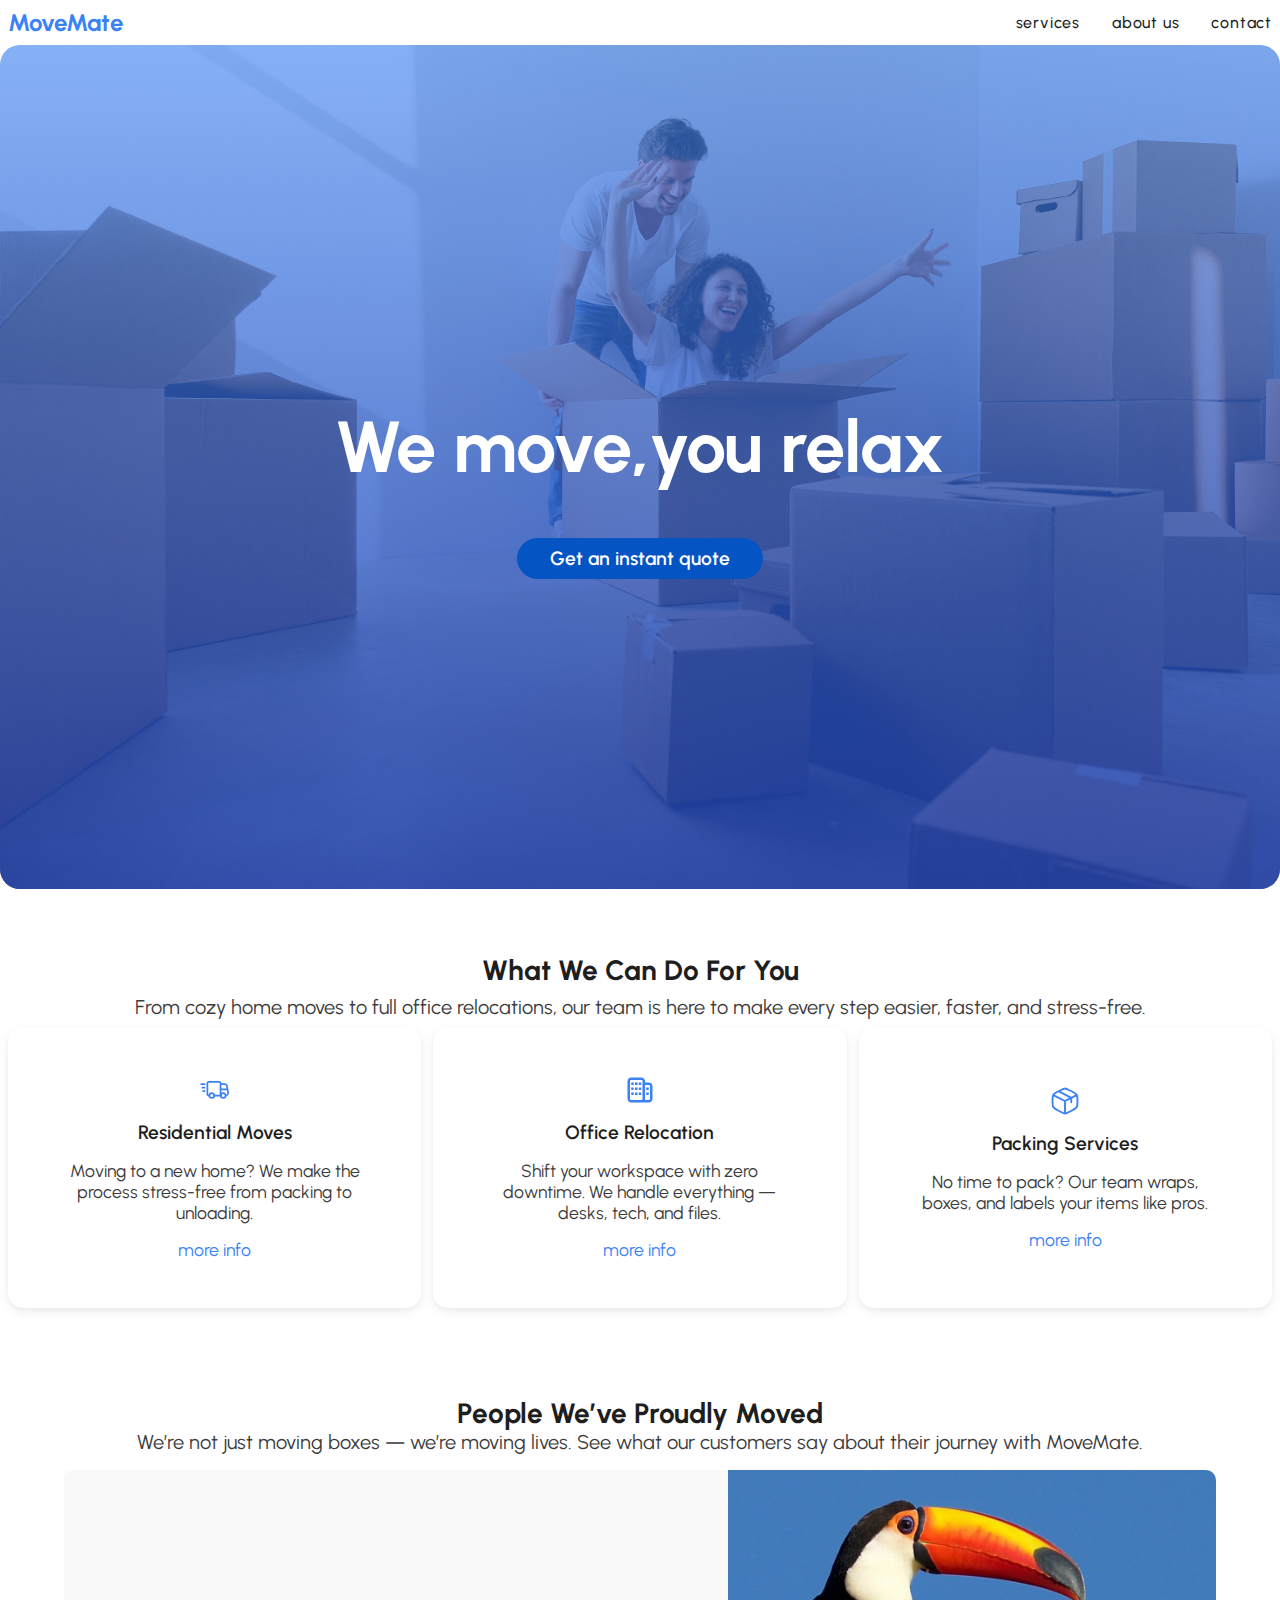
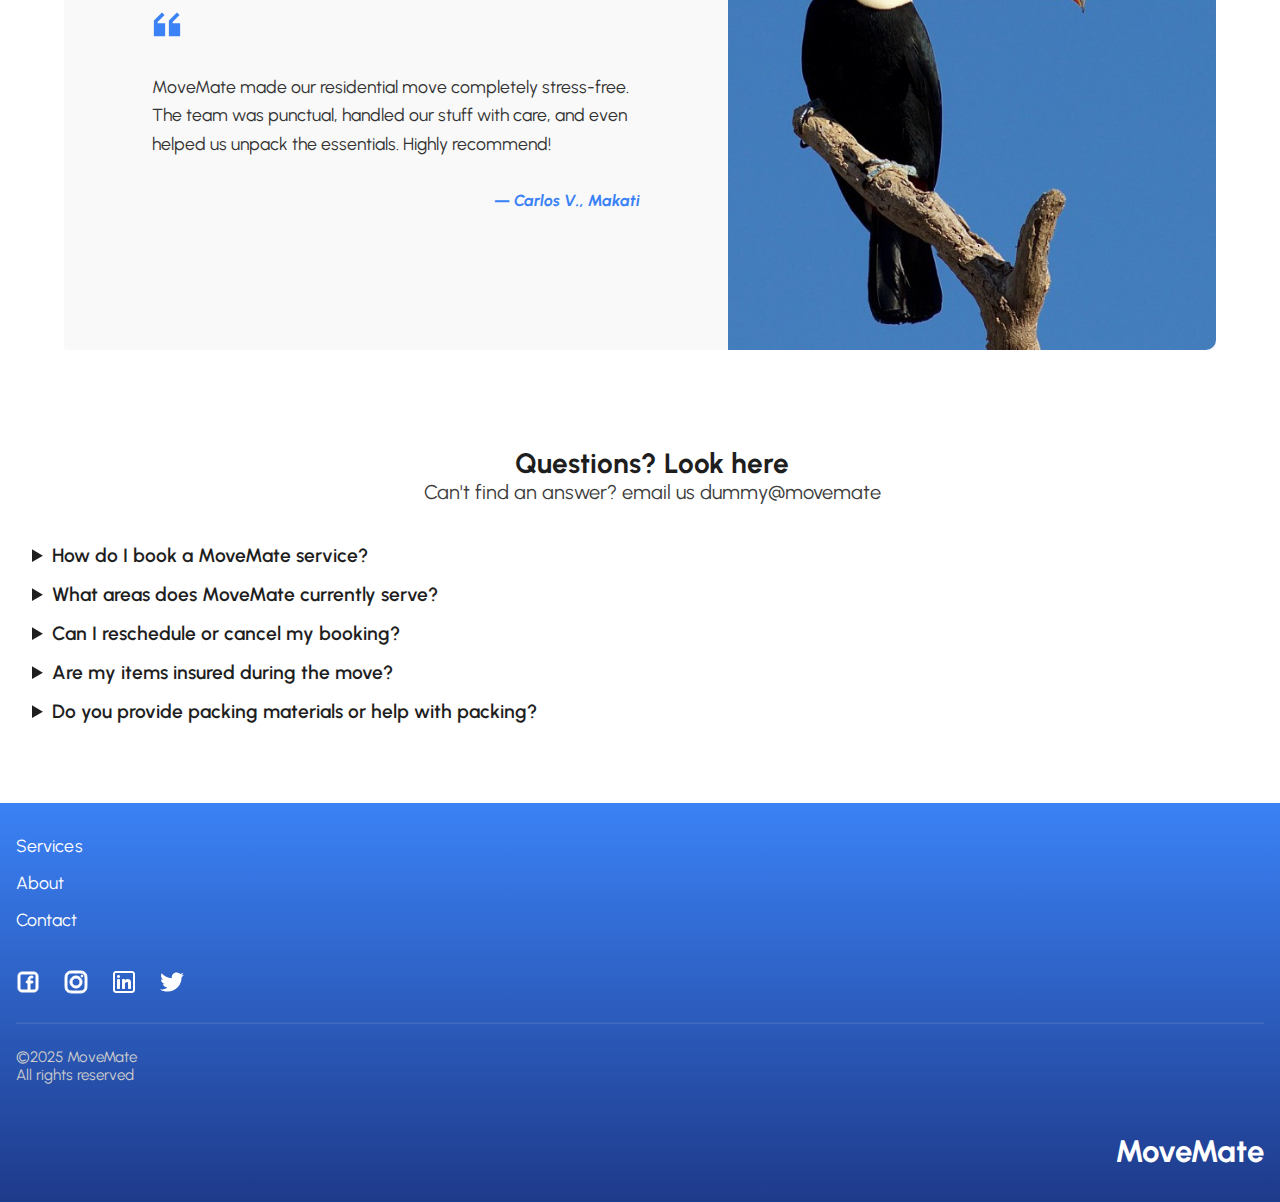
<file: index.html>
<!Doctype html>



<html>
    <head>
        <meta charset="utf-8"/>
        <meta name="viewport" content="width=device-width,initial-scale=1.0"/>
        <link rel="stylesheet" href="Styles/globalComponents.css"/>
        <link rel="stylesheet" href="Styles/globalStyles.css">
        <link rel="stylesheet" href="Styles/globalTypo.css">
        <link rel="stylesheet" href="Styles/homeStyle.css">
        <link rel="stylesheet" href="Styles/modalComponentStyle.css">
        <link href="https://fonts.googleapis.com/css2?family=Urbanist:wght@400;600;700&display=swap" rel="stylesheet">
       
    </head>

    <body>


        <div class="modal__mainWrapper hide">
            <div class="modal__contentWrapper">
                <div class="modal__contentWrapper__header">
                    <img src="Icons/wrong-cancel-close-svgrepo-com.svg" alt="" class="modal__contentWrapper__header__close">
                </div>

                <div class="modal__contentWrapper__contents">
                    <h2 class="globalTypo__quote__title">Get your free quote</h2>
                    <div class="modal__contentWrapper__content__contactWrapper">
                            <input type="text" placeholder="Full Name" class="modal__textinput">
                            <input type="email" placeholder="Email Address" class="modal__textinput">
                            <input type="tel" placeholder="Phone Number" class="modal__textinput">
                    </div>

                    <div class="modal__contentWraper__content__moveDetail">
                        <input type="text" placeholder="Moving From (City or Address)" class="modal__textinput">
                        <input type="text" placeholder="Moving To (City or Address)" class="modal__textinput">
                        
                        <input type="date" class="modal__datepicker">
                        
                        <select class="modal__selectInput">
                            <option value="">Type of Move</option>
                            <option value="residential">Residential</option>
                            <option value="office">Office</option>
                            <option value="long-distance">Long Distance</option>
                        </select>
                    </div>




                     <div class="modal__contentWraper__content__additionalService">
                        <p class="globalTypo__quote__title__tertiary">Additional Services</p>
                        <div class="grid grid-cols-2 gap-2 text-sm">
                        <label class="flex items-center gap-2">
                            <input type="checkbox" class="accent-brand"> Packing
                        </label>
                        <label class="flex items-center gap-2">
                            <input type="checkbox" class="accent-brand"> Unpacking
                        </label>
                        <label class="flex items-center gap-2">
                            <input type="checkbox" class="accent-brand"> Furniture Assembly
                        </label>
                        <label class="flex items-center gap-2">
                            <input type="checkbox" class="accent-brand"> Storage
                        </label>
                        </div>
                    </div>


                    <button class="modal__contentWrapper__quoteButton">Get my quote</button>
                    <p class="modal__contentWrapper__testimonial">What do 500+ people have in common? They moved with MoveMate.</p>
                </div>



            </div>
        </div>

        <header class="globalComponents__navWrapper">


            <p class="globalTypo__logo__header">
                MoveMate
            </p>

            <button class="burger" aria-label="Toggle navigation">
                ☰
            </button>

            <div class="navMenu">

                <nav class="globalComponents__navigator">
                    <a href="" class="globalComponents__navigator__link globalTypo__navigation__link">services</a>
                    <a href="about.html" class="globalComponents__navigator__link globalTypo__navigation__link">about us</a>
                    <a href="" class="globalComponents__navigator__link globalTypo__navigation__link">contact</a>
                    
          
                </nav>

 
            </div>


        </header>

        <main>

            <section class="globalComponents__heroWrapper" style="background-image: url(/Images/heroWrapper.jpg);">
                <div class="globalComponents__heroWrapper__overlay">

                    <div class="globalComponents__heroWrapper__contents">
                        <h1 class="globalTypo__heroPrimary">We move,you relax</h1>
                  
                        <button class="globalComponents__button__ctaPrimary">Get an instant quote</button>
              

                    </div>


                </div>
            </section>

            <section class="homeStyle__servicesSection">
                <header class="servicesSection__header">
                    <h2 class="globalTypo__sectionPrimary">What We Can Do For You</h2>
                    <p class="globalTypo__sectionSecondary">From cozy home moves to full office relocations, our team is here to make every step easier, faster, and stress-free.</p>
                </header>

                <div class="servicesSection__content">
                    <div class="servicesSection__cardWrapper">
                        <img src="Icons/truck-speed-svgrepo-com.svg" alt="" class="globalTypo__icon">
                        <h3 class="globalTypo__serviceCardPrimary">
                            Residential Moves
                        </h3>
                        <p class="globalTypo__serviceCardSecondary">
                            Moving to a new home? We make the process stress-free from packing to unloading.
                        </p>

                        <a href="" class="globalTypo__serviceCardCTA">more info</a>
                    </div>

                    <div class="servicesSection__cardWrapper">
                        <img src="Icons/office-svgrepo-com.svg" alt="" class="globalTypo__icon">
                        <h3 class="globalTypo__serviceCardPrimary">
                            Office Relocation
                        </h3>
                        <p class="globalTypo__serviceCardSecondary">
                            Shift your workspace with zero downtime. We handle everything — desks, tech, and files.
                        </p>

                        <a href="" class="globalTypo__serviceCardCTA">more info</a>
                    </div>


                    <div class="servicesSection__cardWrapper">
                        <img src="Icons/box-svgrepo-com.svg" alt="" class="globalTypo__icon">
                        <h3 class="globalTypo__serviceCardPrimary">
                            Packing Services
                        </h3>
                        <p class="globalTypo__serviceCardSecondary">
                            No time to pack? Our team wraps, boxes, and labels your items like pros.
                        </p>

                        <a href="" class="globalTypo__serviceCardCTA">more info</a>
                    </div>
                </div>



                
            </section>


            <section class="homeStyle__testimonialSection">
                <header class="testimonialSection__header">
                    <h2 class="globalTypo__sectionPrimary">People We’ve Proudly Moved</h2>
                    <p class="globalTypo__sectionSecondary">We’re not just moving boxes — we’re moving lives. See what our customers say about their journey with MoveMate.</p>
                </header>

                <div class="testimonialSection__swiperContainer">

                    <div class="swiper-wrapper">




                        <!-- slide one -->
                        <div class="swiper-slide">
                            
                                
                            <blockquote class="testimonialInfo">
                                <img src="Icons/quote-left-svgrepo-com.svg" alt="" class="globalTypo__icon">
                                <p class="globalTypo__testimonial">MoveMate made our residential move completely stress-free. The team was punctual, handled our stuff with care, and even helped us unpack the essentials. Highly recommend!</p>
                                <span class="globalTypo__testimonialAuthor">— Carlos V., Makati</span>
                            </blockquote>
                            <div class="testimonialImage">
                                <img src="Images/toucan.jpg" alt="" class="testimonialImage__img">
                            </div>
                            
                        </div>




                        <!-- slide one -->
                        <div class="swiper-slide">
                            
                                
                            <blockquote class="testimonialInfo">
                                <img src="Icons/quote-left-svgrepo-com.svg" alt="" class="globalTypo__icon">
                                <p class="globalTypo__testimonial">I needed to relocate my entire office on short notice. MoveMate's team coordinated everything so smoothly that we had zero downtime. Impressive service!</p>
                                <span class="globalTypo__testimonialAuthor">— Dianne R., Quezon City</span>
                            </blockquote>
                            <div class="testimonialImage">
                                <img src="Images/toucan.jpg" alt="" class="testimonialImage__img">
                            </div>
                            
                        </div>


                        <!-- slide one -->
                        <div class="swiper-slide">
                            
                                
                            <blockquote class="testimonialInfo">
                                <img src="Icons/quote-left-svgrepo-com.svg" alt="" class="globalTypo__icon">
                                <p class="globalTypo__testimonial">I usually hate packing, but their packing service was a game changer. Everything was labeled, organized, and securely wrapped. Worth every peso.</p>
                                <span class="globalTypo__testimonialAuthor">— Jasmin E., Taguig</span>
                            </blockquote>
                            <div class="testimonialImage">
                                <img src="Images/toucan.jpg" alt="" class="testimonialImage__img">
                            </div>
                            
                        </div>
     

                        
                   
                    </div>

                </div>

            </section>

            <section class="homeStyle__faqsSection">
                <header class="faqsSection__header">
                    <h2 class="globalTypo__sectionPrimary">Questions? Look here</h2>
                    <p class="globalTypo__sectionSecondary">Can't find an answer? email us dummy@movemate</p>
                </header>

                <div class="faqsSection__container">
                    <details>
                        <summary class="globalTypo__faqsSummary">How do I book a MoveMate service?</summary>
                        <p class="globalTypo__faqsAnswer">MoveMate operates in major metro areas and nearby provinces. We’re rapidly expanding, so check our service map during booking—or contact us if you're unsure if we cover your location.</p>
                    </details>


                     <details>
                        <summary class="globalTypo__faqsSummary">What areas does MoveMate currently serve?</summary>
                        <p class="globalTypo__faqsAnswer">MoveMate operates in major metro areas and nearby provinces. We’re rapidly expanding, so check our service map during booking—or contact us if you're unsure if we cover your location.</p>
                    </details>


                    <details>
                        <summary class="globalTypo__faqsSummary">Can I reschedule or cancel my booking?</summary>
                        <p class="globalTypo__faqsAnswer">Absolutely. You can reschedule or cancel up to 24 hours before your scheduled move for free. Just log into your account or call our support team to make changes.</p>
                    </details>


                    <details>
                        <summary class="globalTypo__faqsSummary">Are my items insured during the move?</summary>
                        <p class="globalTypo__faqsAnswer">Yes, all items are covered under our basic insurance policy during the move. For added peace of mind, we also offer premium coverage for high-value items.</p>
                    </details>

                    <details>
                        <summary class="globalTypo__faqsSummary">Do you provide packing materials or help with packing?</summary>
                        <p class="globalTypo__faqsAnswer">We offer packing materials like boxes, tape, and bubble wrap for purchase, and you can also hire our team to handle the packing for you. Let us know during checkout if you want that extra help!</p>
                    </details>

                </div>
            </section>

        </main>


        <footer>
            <section class="footer__navs">
                <a href="about.html" class="globalTypo__footerNavs">Services</a>
                <a href="" class="globalTypo__footerNavs">About</a>
                <a href="" class="globalTypo__footerNavs">Contact</a>
            </section>

            <div class="footer__socials">
                <a href="" class="footer__socials__wrapper">
                    <img src="Icons/facebook-svgrepo-com (1).svg" alt="" class="footer__socials__wrapper__icons">
                </a>

                <a href="" class="footer__socials__wrapper">
                    <img src="Icons/instagram-svgrepo-com.svg" alt="" class="footer__socials__wrapper__icons">
                </a>

                <a href="" class="footer__socials__wrapper">
                    <img src="Icons/linkedin-svgrepo-com.svg" alt="" class="footer__socials__wrapper__icons">
                </a>

                <a href="" class="footer__socials__wrapper">
                    <img src="Icons/twitter-154-svgrepo-com.svg" alt="" class="footer__socials__wrapper__icons">
                </a>


            </div>


            <hr class="footer__divider">

            <div class="footer__rights">
                <span class="globalTypo__footerRights">©2025 MoveMate</span>
                <span class="globalTypo__footerRights">All rights reserved</span>
            </div>

            <div class="footer__logoWrapper">
                <h2 class="globalTypo__footerLogo">MoveMate</h2>
            </div>
        </footer>
 
        <script src="scripts/interactables.js" defer></script>
        
    </body>
</html>
</file>
<file: Styles/globalComponents.css>
/* ---- Navigation BASE ---- */
.navMenu{
    display: flex;
    gap: 1rem;
    align-items: center;
}

/* --- BURGER BUTTON --- */
.burger {
  display: none;
  font-size: 1.8rem;
  background: none;
  border: none;
  cursor: pointer;
}



@media(min-width:325px){
    .burger{
        display: block;
        border: 1px  red;
        font-size: 1.25rem;
    }

    .navMenu{
        display: none;
        flex-direction: column;
        gap: 1rem;
        background: white;
        padding: 1rem;
        position: absolute;
        top: 100%;
        left: 0;
        right: 0;
        box-shadow: 0 4px 12px rgba(0,0,0,0.1);
        z-index: 9000000;
    }

    .navMenu.active{
        display: flex;
    }

    .globalComponents__navWrapper{
        position: relative;
        flex-direction: row;
        justify-content: space-between;
        align-items: center;
        display: flex;
        border: 1px  red;
        padding: 0.5rem 0.5rem;
    }
    .globalComponents__navigator{
    display: flex;
    flex-direction: row;
    gap: 2rem;
    }

    .globalComponents__navigator__link{
        text-decoration: none;
        color: #1e1e1e;
    }



        /* hero component */

    .globalComponents__heroWrapper{
        border-radius: 20px;
        width: 100%;
        height: calc(100vh - 3.5rem);
        border: 1px  green;
        position: relative;
        background-size: cover;
        background-position: center;
        color: white;
        
    }

    .globalComponents__heroWrapper__overlay{
        border-radius: 20px;
        position: absolute;
        top: 0;
        left: 0;
        width: 100%;
        height: 100%;
        display: flex;
        flex-direction: column;
        justify-content: center;
        padding: 0rem 0.5rem 0rem 0.5rem;
        background: linear-gradient(
            to bottom,
            rgba(59, 130, 246, 0.6),   /* lighter brand blue top */
            rgba(30, 64, 175, 0.85)    /* deep indigo-blue bottom for contrast */
        );
    }

    .globalComponents__heroWrapper__contents{
        border: 1px red;
        display: flex;
        flex-direction: column;
        align-items: center;
        justify-content: center;
        padding: 0rem 0.5rem 0rem 0.5rem;
       text-align: center;
        
        
    
    }

    .globalComponents__heroWrapper__overlay__ctaWrapper{
        display: flex;
        flex-direction: column;
        border: 1px  red;
        gap: 1.5rem;
        margin-top:2rem;
        
    }



    .globalComponents__button__ctaPrimary{
        background-color: #0454c4;
        font-family: 'Urbanist', sans-serif;
        font-size: 1rem;
        font-weight: 600;
        color: white;
        border: 0px;
        padding: 0.5rem 2rem 0.5rem 2rem;
        border: 1px solid #0454c4;
        border-radius: 25px;
    }


    .globalComponents__button__ctaSecondary{
        background-color: transparent;
        font-family: 'Urbanist', sans-serif;
        font-size: 1rem;
        font-weight: 600;
        color: white;
        border: 0px;
        padding: 0.5rem 2rem 0.5rem 2rem;
        border: 2px solid #0454c4;
        border-radius: 25px;
    }
}



@media(min-width:540px){
  .burger {
    display: none;
  }

  .navMenu {
    display: flex !important;
    flex-direction: row;
    align-items: center;
    gap: 1rem;
    position: static;
    padding: 0;
    background: none;
    box-shadow: none;
  }
}



@media(min-width:768px){
        .globalComponents__button__ctaPrimary{
        background-color: #0454c4;
        font-family: 'Urbanist', sans-serif;
        font-size: 1.10rem;
        font-weight: 600;
        color: white;
        border: 0px;
        padding: 0.5rem 2rem 0.5rem 2rem;
        border: 1px solid #0454c4;
        border-radius: 25px;
    }

    


}


@media(min-width:1280px){
        .globalComponents__button__ctaPrimary{
        background-color: #0454c4;
        font-family: 'Urbanist', sans-serif;
        font-size: 1.20rem;
        font-weight: 600;
        color: white;
        border: 0px;
        padding: 0.5rem 2rem 0.5rem 2rem;
        border: 1px solid #0454c4;
        border-radius: 25px;
    }
}
</file>
<file: Styles/globalStyles.css>
*{
    box-sizing: border-box;
}


main{
    width: 100%;
    display: flex;
    flex-direction: column;
    border: 1px  red;
    gap: 1.5rem;
    align-items: center;
    padding-bottom: 1.5rem;
}


body{
    
    width: 100%;
    height: 100%;
    display: flex;
    flex-direction: column;
    margin: 0;
    padding: 0;
    overflow-x: hidden;
    border: 1px  red;
    font-family: 'Urbanist', sans-serif;
}

footer{
    width: 100%;
    height: fit-content;
    padding: 2rem 1rem 2rem 1rem;
    background: linear-gradient(to top, #1e3a8a, #3b82f6);
    display: flex;
    flex-direction: column;
}


@media(min-width:325px){
    footer{
        width: 100%;
        height: fit-content;
        padding: 2rem 1rem 2rem 1rem;
        background: linear-gradient(to top, #1e3a8a, #3b82f6);
        display: flex;
        flex-direction: column;
        gap: 1rem;
    }


    .footer__navs{
        border: 1px  red;
        display: flex;
        flex-direction: column;
        gap: 1rem;
        margin-bottom: 1.5rem;
    }

    .footer__socials{
        display: flex;
        flex-direction: row;
        gap: 1.5rem;
        border: 1px  red;
    }

    .footer__rights{
        border: 1px  red;
        display: flex;
        flex-direction: column;
    }
    .footer__divider{
        width: 100%;
       border-color: rgba(255, 255, 255, 0.1);
    }
    .footer__socials__wrapper__icons{
        width: 1.5rem;
        height: 1.5rem;
    }

    .footer__logoWrapper{
        margin-top: 2rem;
        display: flex;
        flex-direction: row;
        justify-content: end;
        color: white;
    }


}
</file>
<file: Styles/globalTypo.css>
@media(min-width:325px){
    .globalTypo__logo__header{
        font-size: 1.1255rem;
        font-weight: 700;
        margin: 0;
        color: #3b82f6;
    }

    .globalTypo__navigation__link{
        font-size: 1rem;
        letter-spacing: 0.05rem;
    }


    .globalTypo__heroPrimary{
        font-size: 3rem;
    }

    .globalTypo__sectionPrimary{
        margin: 0;
        font-size: 1.30rem;
        color: #1e1e1e;
    }

    .globalTypo__sectionSecondary{
        margin: 0;
        font-size: 1rem;
        color: #3c3c3c;
        text-align: center;
    }




    /*--- typography service card--- */
    .globalTypo__icon{
        width: 1.75rem;
        height: 1.75rem;
        border: 1px  red;
        object-fit: cover;
    }

    .globalTypo__serviceCardPrimary{
        margin: 0;
        font-size: 1.15rem;
        font-weight: 600;
        color: #1e1e1e;
    }
    .globalTypo__serviceCardSecondary{
        margin:0;
        text-align: center;
        font-size: 1rem;
        color: #3c3c3c;
        
    }

    .globalTypo__serviceCardCTA{
        text-decoration: none;
        color: #3b82f6;
    }


    /*--- typography for testimonial ---*/
    .globalTypo__testimonial{
        font-size: 1rem;
         color: #3c3c3c;
    }

    .globalTypo__testimonialAuthor{
        font-size: 0.8rem;
        font-weight: 800;
        color: #1e1e1e;
    }

    /*--- typography for footer ---*/

    .globalTypo__footerNavs{
        text-decoration: none;
        color: white;
        letter-spacing: 0.005rem;
    }


    .globalTypo__footerRights{
        font-size: 0.85rem;
        color: #cccccc;
    }

    .globalTypo__footerLogo{
        margin: 0;
    }


    /*--- typography for faqs section ---*/

    .globalTypo__faqsSummary{
        font-size: 1rem;
        font-weight: 600;
        color: #1e1e1e;
    }

    .globalTypo__faqsAnswer{
        font-size: 0.9rem;
        color: #3c3c3c;
    }

    /*--- typography for quote form ---*/


    .globalTypo__quote__title{
        color: #1e1e1e;
        margin: 0.5rem 0rem;
    }

    .globalTypo__quote__title__tertiary{
        color: #1e1e1e;
        font-weight: 600;
      
    }

    /*--- globalTypo__aboutpage__primary ---*/
    .globalTypo__aboutpage__primary{
        font-size: 3rem;

    }
    .globalTypo__aboutpage__textbody{
        color: #d9d9d9;
    }
}




@media(min-width:425px){
        .globalTypo__faqsSummary{
        font-size: 1.1rem;
        font-weight: 600;
        color: #1e1e1e;
    }

    .globalTypo__faqsAnswer{
        font-size: 1rem;
        color: #3c3c3c;
    }

}


@media(min-width:768px){
    .globalTypo__logo__header{
        font-size: 1.25rem;
        font-weight: 700;
    }

    .globalTypo__navigation__link{
        font-size: 1rem;
        font-weight: 500;
        letter-spacing: 0.05rem;
    }


    /*--- globalTypo__aboutpage__primary ---*/
    .globalTypo__aboutpage__primary{
        font-size: 3rem;
        color: #1e1e1e;
        margin: 0.5rem 0rem;

    }
    .globalTypo__aboutpage__textbody{
        color: #3c3c3c;
        font-size: 1.1em;
    }

    .globalTypo__sectionSecondary{
        margin: 0;
        font-size: 1.1rem;
        color: #3c3c3c;
        text-align: center;
    }

    .globalTypo__heroPrimary{
        font-size: 4rem;
    }


        /*--- typography for footer ---*/

    .globalTypo__footerNavs{
        text-decoration: none;
        color: white;
        letter-spacing: 0.005rem;
        font-size: 1rem;
    }


    .globalTypo__footerRights{
        font-size: 0.85rem;
        color: #cccccc;
    }

    .globalTypo__footerLogo{
        margin: 0;
        font-size: 1.75;
    }



}



@media(min-width:1025px){
    .globalTypo__sectionPrimary{
        margin: 0;
        font-size: 1.5rem;
        color: #1e1e1e;
    }


        /*--- globalTypo__aboutpage__primary ---*/
    .globalTypo__aboutpage__primary{
        font-size: 4rem;

    }
    .globalTypo__aboutpage__textbody{
        color: #3c3c3c;
        font-size: 1.1rem;
    }

    .globalTypo__faqsSummary{
        font-size: 1.2rem;
        font-weight: 600;
        color: #1e1e1e;
    }

    .globalTypo__faqsAnswer{
        font-size: 1.1rem;
        color: #3c3c3c;
    }

    .globalTypo__heroPrimary{
        font-size: 4.5rem;
    }

    .globalTypo__logo__header{
        font-size: 1.5rem;
        font-weight: 700;
    }

    .globalTypo__navigation__link{
        font-size: 1rem;
        font-weight: 500;
        letter-spacing: 0.05rem;
    }


            /*--- typography for footer ---*/

    .globalTypo__footerNavs{
        text-decoration: none;
        color: white;
        letter-spacing: 0.005rem;
        font-size: 1.1rem;
    }


    .globalTypo__footerRights{
        font-size: 0.95rem;
        color: #cccccc;
    }

    .globalTypo__footerLogo{
        margin: 0;
        font-size: 1.95rem;
    }

}

@media(min-width:1280px){
    .globalTypo__sectionPrimary{
        margin: 0;
        font-size: 1.75rem;
        color: #1e1e1e;
    }
    .globalTypo__sectionSecondary{
        margin: 0;
        font-size: 1.25rem;
        color: #3c3c3c;
        text-align: center;
    }

            /*--- globalTypo__aboutpage__primary ---*/
    .globalTypo__aboutpage__primary{
        font-size: 4rem;

    }
    .globalTypo__aboutpage__textbody{
        color: #3c3c3c;
        font-size: 1.25rem;
    }


    /*--- typography service card--- */
    .globalTypo__icon{
        width: 1.75rem;
        height: 1.75rem;
        border: 1px  red;
        object-fit: cover;
    }

    .globalTypo__serviceCardPrimary{
        margin: 0;
        font-size: 1.20rem;
        font-weight: 600;
        color: #1e1e1e;
    }
    .globalTypo__serviceCardSecondary{
        margin:0;
        text-align: center;
        font-size: 1.10rem;
        color: #3c3c3c;
        
    }

    .globalTypo__serviceCardCTA{
        text-decoration: none;
        color: #3b82f6;
        font-size: 1.10rem;
    }


    .globalTypo__faqsSummary{
        font-size: 1.2rem;
        font-weight: 600;
        color: #1e1e1e;
    }

    .globalTypo__faqsAnswer{
        font-size: 1.10rem;
        color: #3c3c3c;
    }


    /*--- testimonial ---*/
      
    .globalTypo__testimonial{
        font-size: 1.10rem !important;
         color: #3c3c3c;
    }

    .globalTypo__testimonialAuthor{
        font-size: 1rem;
        font-weight: 800;
        color: #1e1e1e;
    }

    
}



@media(min-width:1440px){
    .globalTypo__sectionPrimary{
        margin: 0;
        font-size: 2rem;
        color: #1e1e1e;
    }

            /*--- globalTypo__aboutpage__primary ---*/
    .globalTypo__aboutpage__primary{
        font-size: 4rem;

    }
    .globalTypo__aboutpage__textbody{
        color: #3c3c3c;
        font-size: 1.50rem;
    }


}
</file>
<file: Styles/homeStyle.css>
@media(min-width:325px){


    /*--- services section ---*/

    .homeStyle__servicesSection{
        padding: 2rem 0rem;
        min-height: fit-content;
        border: 1px  red;
        width: 100%;
        padding: 0rem 0.5rem 0rem 0.5rem;

    }

    .servicesSection__header{
        width: 100%;
        height: fit-content;
        display: flex;
        flex-direction: column;
        justify-content: center;
        align-items: center;
        gap: 0.5rem;
        border: 1px  red;
        padding: 0.5rem 0rem;
    }

    .servicesSection__content{
        border: 1px red;
        display: grid;
        grid-template-columns: 1fr;
        gap: 0.75rem;
    }

    .servicesSection__cardWrapper{
        border: 1px  black;
        display: flex;
        flex-direction: column;
        align-items: center;
        justify-content: center;
        padding: 1.5rem;
        gap: 1rem;
        border-radius: 15px;
        box-shadow: 0 4px 12px rgba(0, 0, 0, 0.06), 0 2px 4px rgba(0, 0, 0, 0.04);
    }

    /* --- testimonial section --- */

    .homeStyle__testimonialSection {
    padding: 2rem 0rem;
    display: flex;
    flex-direction: column;
    align-items: center;
    border: 1px  red;
    width: 100%;

    }

    .testimonialSection__header {
    width: 100%;
    text-align: center;
    padding-bottom: 1rem;
    }

    .testimonialSection__swiperContainer {
    width: 90%;
    overflow-x: auto;
    scroll-snap-type: x mandatory;
    -webkit-overflow-scrolling: touch;
    display: flex;
    scroll-behavior: smooth;
    gap: 1rem;
    
    border: 1px  red;
    }

    .swiper-wrapper {
    display: flex;
    gap: 1rem;
    min-width: 100%;
   
    }

    .swiper-slide {
   
    scroll-snap-align: center;
    flex: 0 0 100%;
    display: flex;
    justify-content: center;
    align-items: center;
  
    box-sizing: border-box;
    border-radius: 10px;
    background-color: #f9f9f9;
    box-shadow: 0 2px 10px rgba(0,0,0,0.05);
    }

    .testimonialInfo {
    display: flex;
    flex-direction: column;
    gap: 1rem;
    max-width: 600px;
    word-wrap: break-word;
    overflow-wrap: break-word;
    
    }

    .testimonialImage {
    display: none; /* Enable if needed */
    }

    .globalTypo__icon {
    width: 30px;
    height: 30px;
    }

    .globalTypo__testimonial {
    font-size: 1rem;
    line-height: 1.6;
    color: #333;
    }

    .globalTypo__testimonialAuthor {
    font-weight: bold;
    font-style: italic;
    color: #3b82f6; /* your brand color */
    align-self: flex-end;
    }
  

    /*--- faqs section ---*/
    
    .homeStyle__faqsSection{
        min-height: fit-content;
        border: 1px  red;
        padding: 2rem 0.5rem 0.5rem 2rem;
        width: 100%;
        
    }

    .faqsSection__header{
        width: 100%;
        display: flex;
        flex-direction: column;
        justify-content: center;
        align-items: center;
        padding: 0.5rem 0rem;
    }

    .faqsSection__container{
        border: 1px  red;
        padding: 2rem 0rem;
        display: flex;
        flex-direction: column;
        gap: 1rem;
        width: 100%;
    }
}




@media(min-width:540px){
        /*--- services section ---*/

    .homeStyle__servicesSection{
        padding: 1rem 0rem;
        min-height: fit-content;
        border: 1px  red;
        width: 100%;
        padding: 0rem 0.5rem 0rem 0.5rem;

    }

    .servicesSection__header{
        width: 100%;
        height: fit-content;
        display: flex;
        flex-direction: column;
        justify-content: center;
        align-items: center;
        gap: 0.5rem;
        border: 1px  red;
        padding: 0.5rem 0rem;
    }

    .servicesSection__content{
        border: 1px red;
        display: grid;
        grid-template-columns: 3fr;
        gap: 0.75rem;
    }

    .servicesSection__cardWrapper{
        border: 1px  black;
        display: flex;
        flex-direction: column;
        align-items: center;
        justify-content: center;
        padding: 3rem;
        gap: 1rem;
        border-radius: 15px;
        box-shadow: 0 4px 12px rgba(0, 0, 0, 0.06), 0 2px 4px rgba(0, 0, 0, 0.04);
    }
}


@media(min-width:640px){
        /* --- testimonial section --- */

    .homeStyle__testimonialSection {
    padding: 2rem 0rem;
    display: flex;
    flex-direction: column;
    align-items: center;
    border: 1px  red;
    width: 100%;

    }

    .testimonialSection__header {
    width: 100%;
    text-align: center;
    padding-bottom: 1rem;
    }

    .testimonialSection__swiperContainer {
    width: 90%;
    overflow-x: auto;
    scroll-snap-type: x mandatory;
    -webkit-overflow-scrolling: touch;
    display: flex;
    scroll-behavior: smooth;
    gap: 1rem;
    
    border: 1px  red;
    }

    .swiper-wrapper {
        display: flex;
        gap: 1rem;
        min-width: 100%;
   
    }

    .swiper-slide {
   
    scroll-snap-align: center;
    flex: 0 0 100%;
    display: flex;
    justify-content: center;
    align-items: center;
    border: 1px  red;
    flex-direction: row;
    box-sizing: border-box;
    border-radius: 10px;
    background-color: #f9f9f9;
    box-shadow: 0 2px 10px rgba(0,0,0,0.05);
    }

    .testimonialInfo {
    display: flex;
    flex-direction: column;
    gap: 1rem;
    
    word-wrap: break-word;
    overflow-wrap: break-word;
    flex: 1 !important;
    border: 1px red;
    }

    .testimonialImage {
        display: flex; /* Enable if needed */
        border: 1px  black;
        flex: 1;
        height: 100%;
        flex-direction: column;
        justify-content: center;
        align-items: center;
        border-bottom-right-radius: 10px;
        border-top-right-radius: 10px;

    }

    .testimonialImage__img{
        width: 100%;
        height: 100%;
        object-fit: cover;
        background-position: center;
        border-bottom-right-radius: 10px;
        border-top-right-radius: 10px;
        
    }

    .globalTypo__icon {
    width: 30px;
    height: 30px;
    }

    .globalTypo__testimonial {
    font-size: 1rem;
    line-height: 1.6;
    color: #333;
    }

    .globalTypo__testimonialAuthor {
    font-weight: bold;
    font-style: italic;
    color: #3b82f6; /* your brand color */
    align-self: flex-end;
    }

    /*--- services  ---*/


    .homeStyle__servicesSection{
        padding: 2rem 0rem;
        min-height: fit-content;
        border: 1px  red;
        width: 100%;
        padding: 2rem 0.5rem;

    }

    .servicesSection__content{
        border: 1px  red;
        display: grid;
        grid-template-columns: 1fr 1fr 1fr;
        gap: 0.75rem;
    }

    .servicesSection__cardWrapper{
        border: 1px  black;
        display: flex;
        flex-direction: column;
        align-items: center;
        justify-content: center;
        padding: 1rem;
        gap: 1rem;
        border-radius: 15px;
        box-shadow: 0 4px 12px rgba(0, 0, 0, 0.06), 0 2px 4px rgba(0, 0, 0, 0.04);
    }


    .homeStyle__faqsSection{
        min-height: fit-content;
        border: 1px  red;
        padding: 2rem 0.5rem 1.5rem 2rem;
        width: 100%;
        
    }
}



@media(min-width:1025px){

    /*--- Testimonial Section ---*/

    .testimonialInfo {
        display: flex;
        flex-direction: column;
        gap: 1rem;
        padding: 0rem 3rem;
        word-wrap: break-word;
        overflow-wrap: break-word;
        flex: 1 !important;
        border: 1px  red;
    }


    .swiper-slide {
   
        scroll-snap-align: center;
        flex: 0 0 100%;
        min-height: 30rem;
        display: flex;
        justify-content: center;
        align-items: center;
        border: 1px  red;
        flex-direction: row;
        box-sizing: border-box;
        border-radius: 10px;
        background-color: #f9f9f9;
        box-shadow: 0 2px 10px rgba(0,0,0,0.05);
        }
        

    .homeStyle__servicesSection{
        padding: 2rem 0rem;
        min-height: fit-content;
        border: 1px  red;
        width: 100%;
        padding: 2rem 0.5rem;
        

    }

    .homeStyle__testimonialSection {
    padding: 2rem 0rem;
    display: flex;
    flex-direction: column;
    align-items: center;
    border: 1px  red;
    width: 100%;

    }


    .homeStyle__faqsSection{
        min-height: fit-content;
        border: 1px  red;
        padding: 2rem 0.5rem 1.5rem 2rem;
        width: 100%;
        
    }

}


@media(min-width:1280px){
    /*--- services  ---*/


    .homeStyle__servicesSection{
        padding: 2rem 0rem;
        min-height: fit-content;
        border: 1px  red;
        width: 100%;
        padding: 2rem 0.5rem;

    }

    .servicesSection__content{
        border: 1px  red;
        display: grid;
        grid-template-columns: 1fr 1fr 1fr;
        gap: 0.75rem;
    }

    .servicesSection__cardWrapper{
        border: 1px  black;
        display: flex;
        flex-direction: column;
        align-items: center;
        justify-content: center;
        padding: 3rem;
        gap: 1rem;
        border-radius: 15px;
        box-shadow: 0 4px 12px rgba(0, 0, 0, 0.06), 0 2px 4px rgba(0, 0, 0, 0.04);
    }


    .homeStyle__faqsSection{
        min-height: fit-content;
        border: 1px  red;
        padding: 2rem 0.5rem 1.5rem 2rem;
        width: 100%;
        
    }
}
</file>
<file: Styles/modalComponentStyle.css>
@media(min-width:325px){
.modal__textinput {
    width: 100%;
    border: none;
   border-bottom: 1px solid #d1d5db;
    border-radius: 0;
    font-size: 0.80rem;
    padding: 4px 2px;
    outline: none;
    background-color: transparent;
    font-family: 'Urbanist', sans-serif;
    transition: border-color 0.2s ease;
}

.modal__selectInput{
   font-size: 0.80rem;
    border: none;
    font-family: 'Urbanist', sans-serif;
    outline: none;
    border-bottom: 1px solid #d1d5db;
}

.modal__datepicker{
    font-size: 0.80rem;
    outline: none;
    border: none;
    font-family: 'Urbanist', sans-serif;
    border-bottom: 1px solid #d1d5db;
}

.modal__datepicker:focus{
    border-bottom: 2px solid #3b82f6;
}


.modal__selectInput:focus{
    border-bottom: 2px solid #3b82f6; 
}
.modal__textinput:focus {
    border-bottom: 2px solid #3b82f6; /* brand color underline on focus */
}



.modal__mainWrapper{
    position: fixed;
    top: 0;
    left: 0;
    width: 100%;
    height: 100%;
    display: flex;
    align-items: center;
    justify-content: center;
    background-color: rgb(0,0,0,0.5);
    transition: 0.3s ease;
    border: 1px solid black;
    z-index: 100000;
}

.modal__mainWrapper.hide{
    display: none;
}
.modal__contentWrapper__header{
    width: 100%;
    border: 1px  red;
    display: flex;
    flex-direction: row;
    align-items: center;
    justify-content: end;
}
.modal__contentWrapper__contents{
    display: flex;
    flex-direction: column;
    gap: 0.5rem;
}

.modal__contentWrapper{
    border: 1px  red;
    width: 95%;
    height: fit-content;
    background-color: white;
    padding: 1rem 0.5rem;
    display: flex;
    flex-direction: column;
    border-radius: 10px;
    
}

.modal__contentWrapper__content__contactWrapper{
    border: 1px red;
    gap: 0.75rem;
    display: flex;
    flex-direction: column;
}

.modal__contentWraper__content__moveDetail{
    border: 1px  red;
    display: flex;
    flex-direction: column;
    gap: 0.75rem;
}

.modal__contentWraper__content__additionalService{
    border: 1px  red;
    display: flex;
    flex-direction: column;
}

.modal__contentWrapper__quoteButton{
      padding: 0.5rem;
      border-width: 0;
      background-color: #3b82f6;
      border-radius: 15px;
      font-family: 'Urbanist', sans-serif;
      color: white;
      font-size: 1rem;
      margin: 1rem 0rem;
}

.modal__contentWrapper__testimonial{
    font-size: 0.8rem;
    color: #6b7280;
    margin: 0;
}

.modal__contentWrapper__header__close{
    width: 1.25rem;
    height: 1.25rem;
}


}

@media(min-width:425px){
    .modal__contentWrapper{
    border: 1px   red;
    width: 85%;
    height: fit-content;
    background-color: white;
    padding: 1rem 0.5rem;
    display: flex;
    flex-direction: column;
    border-radius: 10px;
    
    }
}


@media(min-width:640px){

    .modal__textinput {
    width: 100%;
    border: none;
   border-bottom: 1px solid #d1d5db;
    border-radius: 0;
    font-size: 0.90rem;
    padding: 4px 2px;
    outline: none;
    background-color: transparent;
    font-family: 'Urbanist', sans-serif;
    transition: border-color 0.2s ease;
    }


    .modal__selectInput{
   font-size: 0.90rem;
    border: none;
    font-family: 'Urbanist', sans-serif;
    outline: none;
    border-bottom: 1px solid #d1d5db;
    }

    .modal__datepicker{
        font-size: 0.90rem;
        outline: none;
        border: none;
        font-family: 'Urbanist', sans-serif;
        border-bottom: 1px solid #d1d5db;
    }




    .modal__contentWrapper{
    border: 1px   red;
    width: 75%;
    height: fit-content;
    background-color: white;
    padding: 1rem 0.5rem;
    display: flex;
    flex-direction: column;
    border-radius: 10px;
    
    }


    .modal__contentWrapper__contents{
    display: flex;
    flex-direction: column;
    gap: 0.80rem;
    }   

}


@media(min-width:1025px){

    .modal__textinput {
    width: 100%;
    border: none;
   border-bottom: 1px solid #d1d5db;
    border-radius: 0;
    font-size: 0.95rem;
    padding: 4px 2px;
    outline: none;
    background-color: transparent;
    font-family: 'Urbanist', sans-serif;
    transition: border-color 0.2s ease;
    }


    .modal__selectInput{
   font-size: 0.95rem;
    border: none;
    font-family: 'Urbanist', sans-serif;
    outline: none;
    border-bottom: 1px solid #d1d5db;
    }


    .modal__contentWrapper{
    border: 1px   red;
    width: 65%;
    height: fit-content;
    background-color: white;
    padding: 1rem 0.5rem;
    display: flex;
    flex-direction: column;
    border-radius: 10px;
    
    }


    .modal__contentWrapper__contents{
    display: flex;
    flex-direction: column;
    gap: 0.90rem;
    }   

}


@media(min-width:1280px){

    .modal__textinput {
    width: 100%;
    border: none;
   border-bottom: 1px solid #d1d5db;
    border-radius: 0;
    font-size: 0.95rem;
    padding: 4px 2px;
    outline: none;
    background-color: transparent;
    font-family: 'Urbanist', sans-serif;
    transition: border-color 0.2s ease;
    }


    .modal__selectInput{
   font-size: 0.95rem;
    border: none;
    font-family: 'Urbanist', sans-serif;
    outline: none;
    border-bottom: 1px solid #d1d5db;
    }


    .modal__contentWrapper{
    border: 1px   red;
    width: 50%;
    height: fit-content;
    background-color: white;
    padding: 1rem 0.5rem;
    display: flex;
    flex-direction: column;
    border-radius: 10px;
    
    }


    .modal__contentWrapper__contents{
    display: flex;
    flex-direction: column;
    gap: 0.95rem;
    }   

}
</file>
